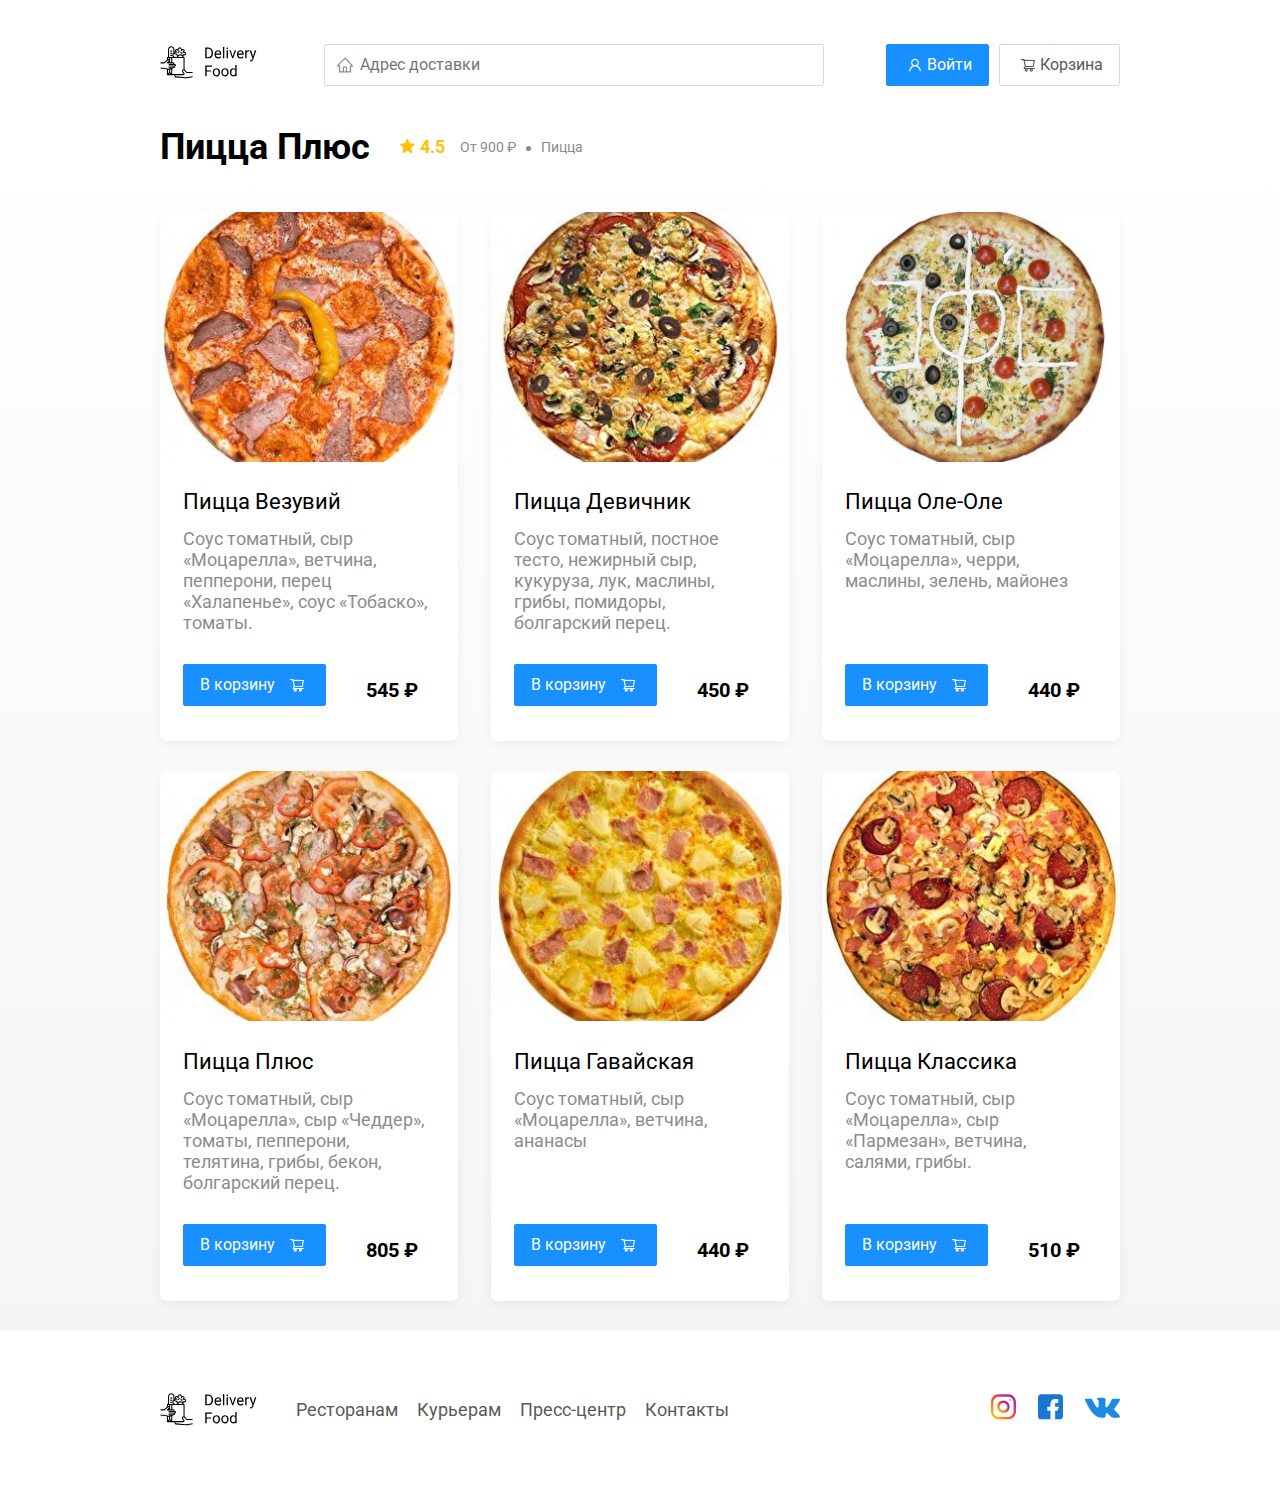
<file: restaurant.html>
<!DOCTYPE html>
<html lang="ru">
<head>
	<meta charset="UTF-8"/>
	<meta name="viewport" content="width=device-width, initial-scale=1.0"/>
	<title>PizzaBurger — доставка еды на дом</title>
	<link
			href="https://fonts.googleapis.com/css?family=Roboto:400,700&display=swap&subset=cyrillic"
			rel="stylesheet"
	/>
	<link rel="stylesheet" href="css/normalize.css"/>
	<link rel="stylesheet" href="css/style.css"/>
</head>
<body>
	<div class="container">
		<header class="header">
			<a href="index.html" class="logo">
				<img src="img/icon/logo.svg" alt="Logo"/>
			</a>
			<label class="address">
				<input type="text" class="input input-address" placeholder="Адрес доставки"/>
			</label>
			<div class="buttons">
				<button class="button button-primary button-auth">
					<span class="button-auth-svg"></span>
					<span class="button-text">Войти</span>
				</button>
				<button class="button" id="cart-button">
					<span class="button-cart-svg"></span>
					<span class="button-text">Корзина</span>
				</button>
			</div>
		</header>
	</div>
	<!-- /.container  -->

	<main class="main">
		<div class="container">
			<section class="menu">
				<div class="section-heading">
					<h2 class="section-title restaurant-title">Пицца Плюс</h2>
					<div class="card-info">
						<div class="rating">
							4.5
						</div>
						<div class="price">От 900 ₽</div>
						<div class="category">Пицца</div>
					</div>
					<!-- /.card-info -->
				</div>
				<div class="cards cards-menu">
					<div class="card">
						<img src="img/pizza-plus/pizza-vesuvius.jpg" alt="image" class="card-image"/>
						<div class="card-text">
							<div class="card-heading">
								<h3 class="card-title card-title-reg">Пицца Везувий</h3>
							</div>
							<!-- /.card-heading -->
							<div class="card-info">
								<div class="ingredients">Соус томатный, сыр «Моцарелла», ветчина, пепперони, перец
								                         «Халапенье», соус «Тобаско», томаты.
								</div>
							</div>
							<!-- /.card-info -->
							<div class="card-buttons">
								<button class="button button-primary button-add-cart">
									<span class="button-card-text">В корзину</span>
									<span class="button-cart-svg"></span>
								</button>
								<strong class="card-price-bold">545 ₽</strong>
							</div>
						</div>
						<!-- /.card-text -->
					</div>
					<!-- /.card -->

					<div class="card">
						<img src="img/pizza-plus/pizza-girls.jpg" alt="image" class="card-image"/>
						<div class="card-text">
							<div class="card-heading">
								<h3 class="card-title card-title-reg">Пицца Девичник</h3>
							</div>
							<!-- /.card-heading -->
							<div class="card-info">
								<div class="ingredients">Соус томатный, постное тесто, нежирный сыр, кукуруза, лук, маслины,
								                         грибы, помидоры, болгарский перец.
								</div>
							</div>
							<!-- /.card-info -->
							<div class="card-buttons">
								<button class="button button-primary button-add-cart">
									<span class="button-card-text">В корзину</span>
									<span class="button-cart-svg"></span>
								</button>
								<strong class="card-price-bold">450 ₽</strong>
							</div>
						</div>
						<!-- /.card-text -->
					</div>
					<!-- /.card -->

					<div class="card">
						<img src="img/pizza-plus/pizza-oleole.jpg" alt="image" class="card-image"/>
						<div class="card-text">
							<div class="card-heading">
								<h3 class="card-title card-title-reg">Пицца Оле-Оле</h3>
							</div>
							<!-- /.card-heading -->
							<div class="card-info">
								<div class="ingredients">Соус томатный, сыр «Моцарелла», черри, маслины, зелень, майонез
								</div>
							</div>
							<!-- /.card-info -->
							<div class="card-buttons">
								<button class="button button-primary button-add-cart">
									<span class="button-card-text">В корзину</span>
									<span class="button-cart-svg"></span>
								</button>
								<strong class="card-price-bold">440 ₽</strong>
							</div>
						</div>
						<!-- /.card-text -->
					</div>
					<!-- /.card -->

					<div class="card">
						<img src="img/pizza-plus/pizza-plus.jpg" alt="image" class="card-image"/>
						<div class="card-text">
							<div class="card-heading">
								<h3 class="card-title card-title-reg">Пицца Плюс</h3>
							</div>
							<!-- /.card-heading -->
							<div class="card-info">
								<div class="ingredients">Соус томатный, сыр «Моцарелла», сыр «Чеддер», томаты, пепперони,
								                         телятина, грибы, бекон, болгарский перец.
								</div>
							</div>
							<!-- /.card-info -->
							<div class="card-buttons">
								<button class="button button-primary button-add-cart">
									<span class="button-card-text">В корзину</span>
									<span class="button-cart-svg"></span>
								</button>
								<strong class="card-price-bold">805 ₽</strong>
							</div>
						</div>
						<!-- /.card-text -->
					</div>
					<!-- /.card -->

					<div class="card">
						<img src="img/pizza-plus/pizza-hawaiian.jpg" alt="image" class="card-image"/>
						<div class="card-text">
							<div class="card-heading">
								<h3 class="card-title card-title-reg">Пицца Гавайская</h3>
							</div>
							<!-- /.card-heading -->
							<div class="card-info">
								<div class="ingredients">Соус томатный, сыр «Моцарелла», ветчина, ананасы</div>
							</div>
							<!-- /.card-info -->
							<div class="card-buttons">
								<button class="button button-primary button-add-cart">
									<span class="button-card-text">В корзину</span>
									<span class="button-cart-svg"></span>
								</button>
								<strong class="card-price-bold">440 ₽</strong>
							</div>
						</div>
						<!-- /.card-text -->
					</div>
					<!-- /.card -->

					<div class="card">
						<img src="img/pizza-plus/pizza-classic.jpg" alt="image" class="card-image"/>
						<div class="card-text">
							<div class="card-heading">
								<h3 class="card-title card-title-reg">Пицца Классика</h3>
							</div>
							<!-- /.card-heading -->
							<div class="card-info">
								<div class="ingredients">Соус томатный, сыр «Моцарелла», сыр «Пармезан», ветчина, салями,
								                         грибы.
								</div>
							</div>
							<!-- /.card-info -->
							<div class="card-buttons">
								<button class="button button-primary button-add-cart">
									<span class="button-card-text">В корзину</span>
									<span class="button-cart-svg"></span>
								</button>
								<strong class="card-price-bold">510 ₽</strong>
							</div>
						</div>
						<!-- /.card-text -->
					</div>
					<!-- /.card -->
				</div>
				<!-- /.cards -->
			</section>
		</div>
		<!-- /.container -->
	</main>

	<footer class="footer">
		<div class="container">
			<div class="footer-block">
				<img src="img/icon/logo.svg" alt="logo" class="logo footer-logo"/>
				<nav class="footer-nav">
					<a href="#" class="footer-link">Ресторанам </a>
					<a href="#" class="footer-link">Курьерам</a>
					<a href="#" class="footer-link">Пресс-центр</a>
					<a href="#" class="footer-link">Контакты</a>
				</nav>
				<div class="social-links">
					<a href="#" class="social-link"><img src="img/social/instagram.svg" alt="instagram"/></a>
					<a href="#" class="social-link"><img src="img/social/fb.svg" alt="facebook"/></a>
					<a href="#" class="social-link"><img src="img/social/vk.svg" alt="vk"/></a>
				</div>
				<!-- /.social-links -->
			</div>
			<!-- /.footer-block -->
		</div>
	</footer>

	<div class="modal modal-cart">
		<div class="modal-dialog">
			<div class="modal-header">
				<h3 class="modal-title">Корзина</h3>
				<button class="close">&times;</button>
			</div>
			<!-- /.modal-header -->
			<div class="modal-body">
				<div class="food-row">
					<span class="food-name">Ролл угорь стандарт</span>
					<strong class="food-price">250 ₽</strong>
					<div class="food-counter">
						<button class="counter-button">-</button>
						<span class="counter">1</span>
						<button class="counter-button">+</button>
					</div>
				</div>
				<!-- /.foods-row -->
				<div class="food-row">
					<span class="food-name">Ролл угорь стандарт</span>
					<strong class="food-price">250 ₽</strong>
					<div class="food-counter">
						<button class="counter-button">-</button>
						<span class="counter">1</span>
						<button class="counter-button">+</button>
					</div>
				</div>
				<!-- /.foods-row -->
				<div class="food-row">
					<span class="food-name">Ролл угорь стандарт</span>
					<strong class="food-price">250 ₽</strong>
					<div class="food-counter">
						<button class="counter-button">-</button>
						<span class="counter">1</span>
						<button class="counter-button">+</button>
					</div>
				</div>
				<!-- /.foods-row -->
				<div class="food-row">
					<span class="food-name">Ролл угорь стандарт</span>
					<strong class="food-price">250 ₽</strong>
					<div class="food-counter">
						<button class="counter-button">-</button>
						<span class="counter">1</span>
						<button class="counter-button">+</button>
					</div>
				</div>
				<!-- /.foods-row -->
			</div>
			<!-- /.modal-body -->
			<div class="modal-footer">
				<span class="modal-pricetag">1250 ₽</span>
				<div class="footer-buttons">
					<button class="button button-primary">Оформить заказ</button>
					<button class="button clear-cart">Отмена</button>
				</div>
			</div>
			<!-- /.modal-footer -->
		</div>
		<!-- /.modal-dialog -->
	</div>


	<script src="js/main.js"></script>
</body>
</html>
</file>
<file: css/style.css>
* {
    box-sizing: border-box;
}

body {
    font-family: "Roboto", sans-serif;
    padding-top: 44px;
}

a,
button {
    cursor: pointer;
    color: inherit;
}

.hide {
    display: none;
}

.container {
    max-width: 1200px;
    margin: auto;
}

.header {
    display: flex;
    align-items: center;
    justify-content: space-between;
    margin-bottom: 40px;
}

.input {
    background-color: #ffffff;
    border: 1px solid #d9d9d9;
    border-radius: 2px;
    font-size: 16px;
    line-height: 24px;
    padding: 8px 8px 8px 35px;
    background-repeat: no-repeat;
    background-position: left 11px center;
}

.address {
    flex: 0.8;
}

.input-address {
    width: 100%;
    background-image: url(../img/icon/home.svg);
}

.search {
    margin-left: auto;
}

.input-search {
    width: 300px;
    background-image: url(../img/icon/search.svg);

}

.buttons {
    display: flex;
    align-items: center;
}

.button {
    display: flex;
    align-items: center;
    padding: 8px 16px;
    background: #ffffff;
    border: 1px solid #d9d9d9;
    box-sizing: border-box;
    box-shadow: 0 0 2px rgba(0, 0, 0, 0.0015);
    border-radius: 2px;
    color: #595959;
    font-size: 16px;
    line-height: 24px;
}

.button:hover {
    background: #1890ff;
    border: 1px solid #1890ff;
    color: #fff;
}


.button-primary {
    background: #1890ff;
    border: 1px solid #1890ff;
    color: #fff;
    margin-right: 10px;
}

.button-primary:hover {
    background: #ffffff;
    border: 1px solid #d9d9d9;
    color: #595959;
}

.button-icon {
    margin-right: 6px;
}

.button-card-text {
    margin-right: 10px;
}

.button-auth {
    background-position: 20px 13px;
}

.button-primary .button-auth-svg {
    width: 24px;
    height: 24px;
    background-color: #fff;
    -webkit-mask: url("../img/icon/user.svg") no-repeat 50% 50%;
    mask: url("../img/icon/user.svg") no-repeat 50% 50%;
    background-repeat: no-repeat;
}

.button-primary:hover .button-auth-svg {
    background-color: #595959;
}

.button .button-cart-svg {
    width: 24px;
    height: 24px;
    background-color: #595959;
    -webkit-mask: url("../img/icon/shopping-cart.svg") no-repeat 50% 50%;
    mask: url("../img/icon/shopping-cart.svg") no-repeat 50% 50%;
    background-repeat: no-repeat;
}

.button-primary .button-cart-svg {
    background-color: #fff;
}

.button:hover .button-cart-svg {
    background-color: #fff;
}

.button-primary:hover .button-cart-svg {
    background-color: #595959;
}

.button-cart {
    display: none;
    margin: 0 5px;
}

.button-out {
    display: none;
    margin: 0 5px;
}

.user-name {
    display: none;
    margin-right: 20px;
    font-weight: bold;
    font-size: 18px;
}

.promo-slider {

    width: 600px;
    height: 300px;

}

.promo {
    box-shadow: 0 7px 12px rgba(158, 158, 163, 0.1);
    border-radius: 10px;
    padding: 68px 70px;
    margin-bottom: 56px;
}

.pizza {
    background: #fff1b8 url(../img/promo/pizza.png) no-repeat top -100px right -250px / 830px
}

.kebab {
    background: #D6E4FF url(../img/promo/kebab.png) no-repeat top 45px right 40px / 450px;
}

.vegetables {
    background: #FFF566 url(../img/promo/vegetables.png) no-repeat top 0 right 0 / 825px
}

.sushi {
    background: #FFF1F0 url(../img/promo/sushi.png) no-repeat top 10px right 15px / 500px
}

.promo-title {
    font-style: normal;
    font-weight: bold;
    font-size: 39px;
    line-height: 46px;
    color: #302c34;
}

.promo-text {
    font-style: normal;
    font-weight: normal;
    font-size: 24px;
    line-height: 28px;
    color: #302c34;
    max-width: 538px;
}

.main {
    background: linear-gradient(180deg, rgba(245, 245, 245, 0) 1.04%, #f5f5f5 100%);
}

.section-heading {
    display: flex;
    align-items: center;
    margin-bottom: 44px;
}

.section-title {
    font-style: normal;
    font-weight: bold;
    font-size: 36px;
    line-height: 42px;
    margin: 0 30px 0 0;
    color: #000000;
}

.cards {
    display: flex;
    align-items: flex-start;
    justify-content: space-between;
    flex-wrap: wrap;
}

.card {
    background: #ffffff;
    box-shadow: 0 4px 12px rgba(0, 0, 0, 0.05);
    border-radius: 7px;
    overflow: hidden;
    margin-bottom: 30px;
    flex-basis: 31%;
    text-decoration: none;

}

.card-restaurant {
    cursor: pointer
}

.card-image {
    width: 100%;
    height: 250px;
    object-fit: cover;
}


.card-text {
    padding: 20px 23px 35px;
    min-height: 275px;
    display: flex;
    flex-direction: column;
}



.restaurants .card-text {
    min-height: auto;
}

.card-heading {
    display: flex;
    align-items: center;
    justify-content: space-between;
    margin-bottom: 10px;
}

.card-title {
    margin: 0;
    font-style: normal;
    font-weight: bold;
    font-size: 22px;
    line-height: 32px;
}

.card-title-reg {
    font-weight: 400;
}

.card-tag {
    font-style: normal;
    font-weight: normal;
    font-size: 12px;
    line-height: 20px;
    color: #ffffff;
    background: #262626;
    border-radius: 2px;
    padding: 1px 8px;
}

.card-info {
    display: flex;
    align-items: center;
    flex-wrap: wrap;
}

.card-buttons {
    display: flex;
    margin-top: 24px;
    flex-grow: 1;
    align-items: flex-end;
}

.card-price-bold {
    font-weight: bold;
    font-size: 20px;
    line-height: 32px;
    margin-left: 30px;
}

.rating {
    background-image: url("../img/icon/rating.svg");
    background-repeat: no-repeat;
    background-position: 0 7px;
    padding-left: 20px;
    margin-right: 26px;
    color: #ffc107;
    font-weight: bold;
    font-size: 18px;
    line-height: 32px;
}

.price,
.category {
    color: #8c8c8c;
    font-size: 18px;
    line-height: 32px;
}

.price {
    margin-right: 10px;
}

.ingredients {
    color: #8c8c8c;
    font-size: 18px;
    line-height: 21px;
}

.category {
    text-overflow: ellipsis;
    overflow: hidden;
    white-space: nowrap;
    max-width: 150px;
}

.price:after {
    content: "";
    width: 5px;
    height: 5px;
    background-color: #8c8c8c;
    display: inline-block;
    vertical-align: middle;
    border-radius: 50%;
    margin-left: 10px;
}

.footer {
    padding: 60px 0;
}

.footer-block {
    display: flex;
    align-items: center;
    justify-content: space-between;
}

.footer-nav {
    margin-left: 35px;
    margin-right: auto;
}

.footer-link {
    display: inline-block;
    color: #595959;
    font-style: normal;
    font-weight: normal;
    font-size: 18px;
    line-height: 21px;
    text-decoration: none;
}

.footer-link:not(:last-child) {
    margin-right: 15px;
}

.social-links {
    display: flex;
    align-items: center;
}

.social-link:not(:last-child) {
    margin-right: 21px;
}

.modal {
    position: fixed;
    left: 0;
    top: 0;
    width: 100%;
    height: 100%;
    background: rgba(0, 0, 0, 0.4);
    display: none;
    z-index: 999;
}

.modal-auth {
    position: fixed;
    left: 0;
    top: 0;
    width: 100%;
    height: 100%;
    background: rgba(0, 0, 0, 0.4);
    display: none;
    z-index: 999;
}

.is-open {
    display: flex;
}

.modal-dialog {
    max-width: 780px;
    width: 95%;
    background: #ffffff;
    border-radius: 5px;
    margin: auto;
    padding: 40px 45px;
}

.modal-dialog-auth {
    width: auto;
    position: relative;
}

.label-auth {
    display: block;
    margin: 30px;
}

.label-auth span {
    width: 80px;
    display: inline-block;
}

.modal-header {
    display: flex;
    align-items: center;
    justify-content: space-between;
    margin-bottom: 45px;
}

.modal-title {
    margin: 0;
    font-weight: bold;
    font-size: 36px;
    line-height: 42px;
}

.close {
    font-size: 36px;
    border: none;
    background-color: transparent;
}

.close-auth {
    font-size: 36px;
    border: none;
    background-color: transparent;
    position: absolute;
    top: 10px;
    right: 20px;
}

.modal-body {
    margin-bottom: 22px;
}

.food-row {
    display: flex;
    align-items: flex-start;
    justify-content: space-between;
    padding-bottom: 8px;
    border-bottom: 1px solid #d9d9d9;
    margin-bottom: 15px;
}

.food-name {
    font-weight: normal;
    font-size: 18px;
    line-height: 32px;
}

.food-price {
    margin-left: auto;
    margin-right: 47px;
    font-weight: bold;
    font-size: 20px;
    line-height: 32px;
}

.food-counter {
    display: flex;
    align-items: center;
}

.counter-button {
    display: flex;
    align-items: center;
    justify-content: center;
    width: 39px;
    height: 32px;
    background: #ffffff;
    border: 1px solid #40a9ff;
    box-sizing: border-box;
    border-radius: 2px;
    font-weight: normal;
    font-size: 14px;
    line-height: 22px;
    color: #40a9ff;
}

.counter-button:hover {
    background: #40a9ff;
    border: 1px solid #ffffff;
    color: #ffffff;
}

.counter {
    font-size: 16px;
    line-height: 24px;
    margin-left: 10px;
    margin-right: 10px;
}

.modal-footer {
    display: flex;
    align-items: center;
    justify-content: space-between;
}

.modal-auth .modal-footer {
    justify-content: flex-end;
}

.footer-buttons {
    display: flex;
    align-items: center;
}

.modal-pricetag {
    background: #262626;
    border-radius: 5px;
    color: #ffffff;
    padding: 15px 20px;
    font-size: 20px;
    line-height: 23px;
}

@media (max-width: 1366px) {
    .container {
        max-width: 960px;
    }

    .pizza {
        background-position: center right -300px;
        background-size: 750px;
    }


    .kebab {
        background-position: top -5px right -93px;
        background-size: 530px;
    }

    .vegetables {
        background-position: top 0 right -93px;
        background-size: 820px;
    }

    .sushi {
        background-position: center right -90px;
    }

    .rating {
        margin-right: 15px;
    }

    .category,
    .price {
        font-size: 14px;
    }
}

@media (max-width: 992px) {
    .container {
        max-width: 750px;
    }



    .pizza {
        /* padding: 50px; */
        background-size: 500px;
        background-position: center right -200px;
    }


    .kebab {
        background-position: top 55px right -100px;
        background-size: 385px;
    }

    .vegetables {
        background-position: top 0 right -280px;
        background-size: 810px;
    }

    .sushi {
        background-position: top 30px right -175px;
    }



    .promo-text {
        font-size: 18px;
        max-width: 400px;
    }

    .card {
        flex-basis: 49%;
    }

    .footer-link {
        font-size: 16px;
    }
}

@media (max-width: 768px) {
    .container {
        max-width: 560px;
    }

    .card-info {
        flex-wrap: wrap;
    }

    .card .rating {
        flex-basis: 100%;
    }

    .card-title {
        font-size: 18px;
    }

    .card-text {
        min-height: 290px;
    }

    .card-price-bold {
        margin-left: 20px;
    }


    .pizza {
        background-size: 400px;
        background-position: bottom 50px right -200px;
    }


    .kebab {
        background-position: top -5px right -74px;
        background-size: 300px;
    }

    .vegetables {
        background-position: top 0 right -240px;
        background-size: 702px;
    }

    .sushi {
        background-position: top -24px right -75px;
        background-size: 302px;
    }

    .promo-title {
        font-size: 24px;
        line-height: 1.4;
    }

    .promo-text {
        margin-top: 0;
    }
}

@media (max-width: 578px) {
    .container {
        width: 90%;
    }

    .address {
        min-width: 100%;
        order: 1;
    }

    .header {
        flex-wrap: wrap;
    }

    .input-address {
        margin-top: 15px;
        order: 5;
        flex: 1;
    }

    .promo {
        background-image: none;
    }

    .promo-title {
        margin-bottom: 10px;
    }

    .section-title {
        font-size: 20px;
    }

    .card {
        flex-basis: 100%;
    }

    .card-text {
        min-height: auto;
    }

    .card-image {
        width: 100%;
    }

    .footer {
        padding: 30px 0;
    }

    .footer-block {
        align-items: flex-start;
    }

    .footer-nav {
        margin-left: 0;
        margin-right: 0;
        order: 0;
        display: flex;
        flex-direction: column;
    }

    .footer-logo {
        margin-right: 15px;
        order: 1;
    }

    .social-links {
        order: 2;
    }
}

@media (max-width: 480px) {
    .button-text {
        display: none;
    }

    .button-icon {
        margin: 0;
    }

    .user-name {
        margin: 10px;

    }

    .buttons {
        flex-wrap: wrap;
        margin-left: auto;
    }

    .button {
        min-height: 40px;
        padding: 5px 12px;

    }

    .button-out-svg {
        width: 24px;
        height: 24px;
        background-color: #fff;
        -webkit-mask: url(../img/icon/logout.svg) no-repeat 50% 50%;
        mask: url(../img/icon/logout.svg) no-repeat 50% 50%;
        background-repeat: no-repeat;
        -webkit-mask-size: 20px;
        mask-size: 20px;
    }

    .promo {
        padding: 20px;
    }

    .section-heading {
        flex-wrap: wrap;
    }

    .footer-block {
        flex-wrap: wrap;
        flex-direction: column;
        align-items: center;
    }

    .footer-logo {
        order: 0;
        margin-bottom: 20px;
    }

    .footer-nav {
        margin-bottom: 20px;
        text-align: center;
    }

    .footer-link:not(:last-child) {
        margin-right: 0;
    }
}
</file>
